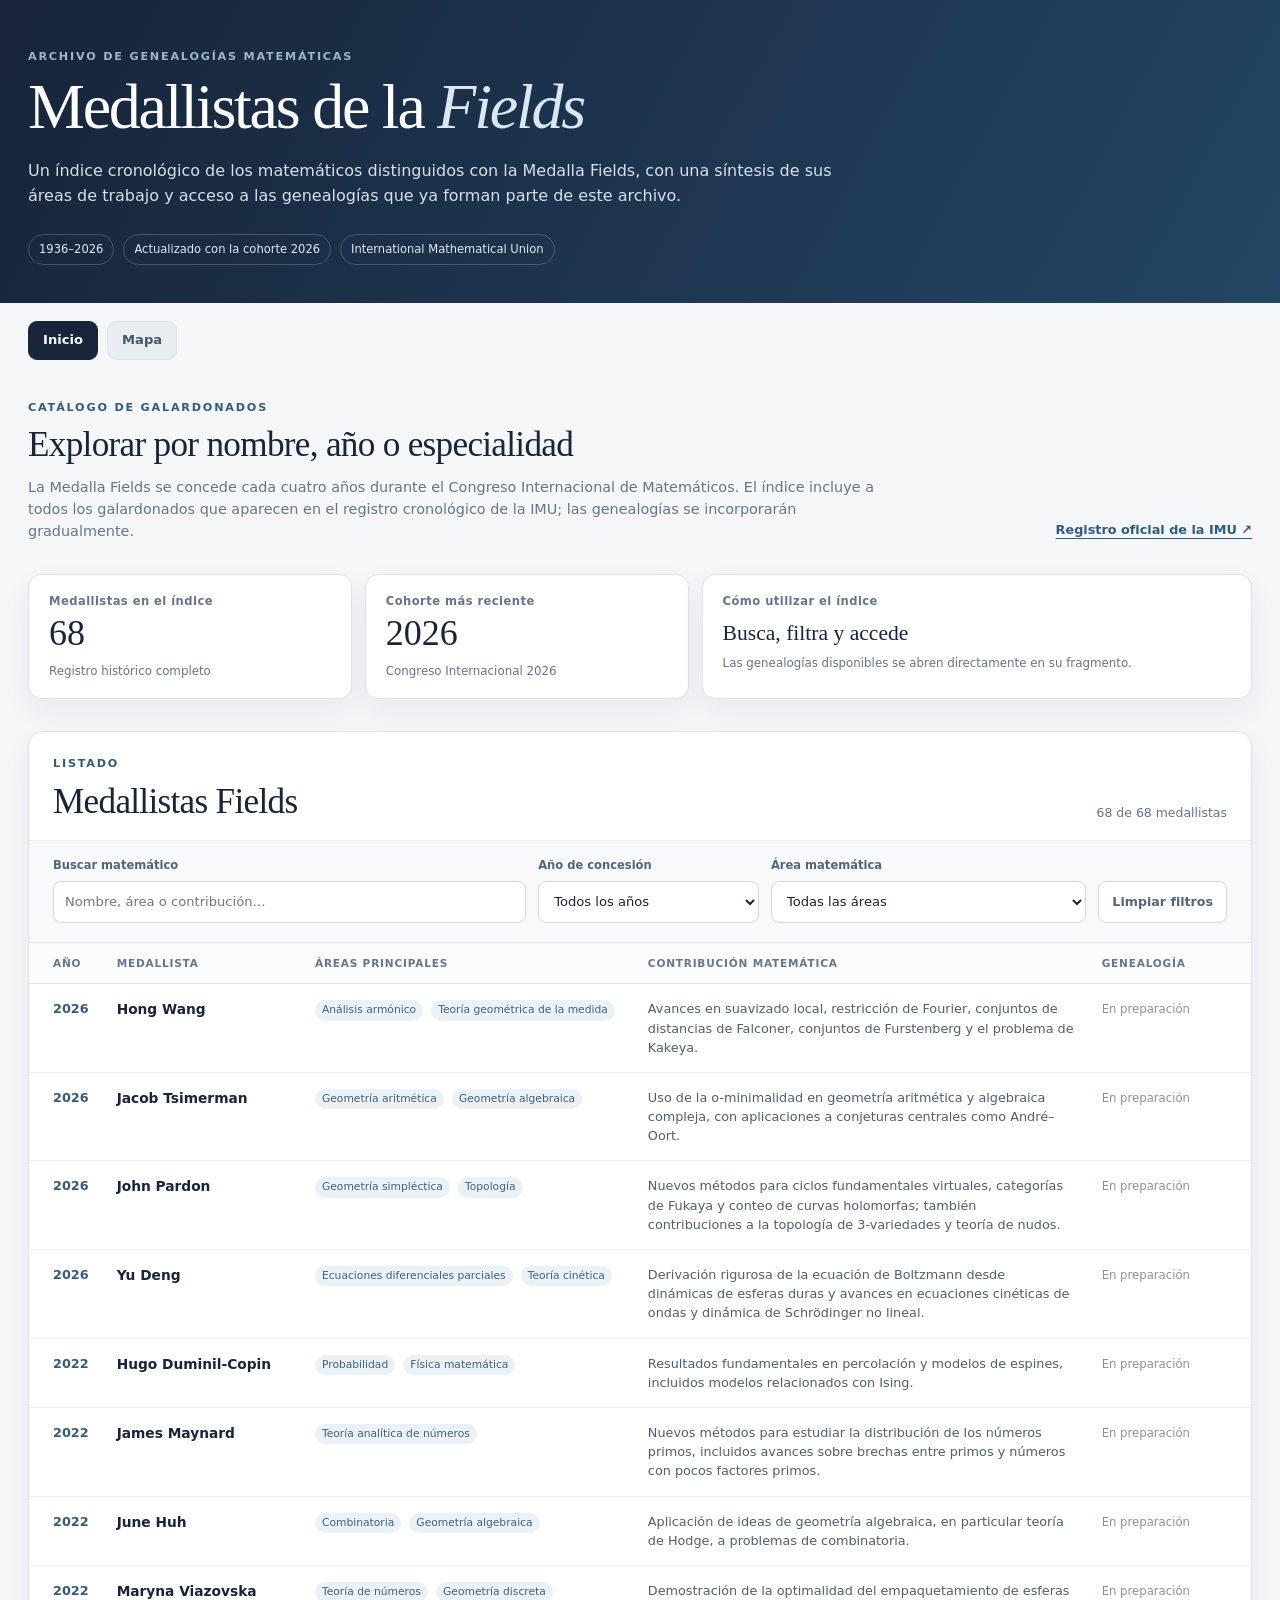
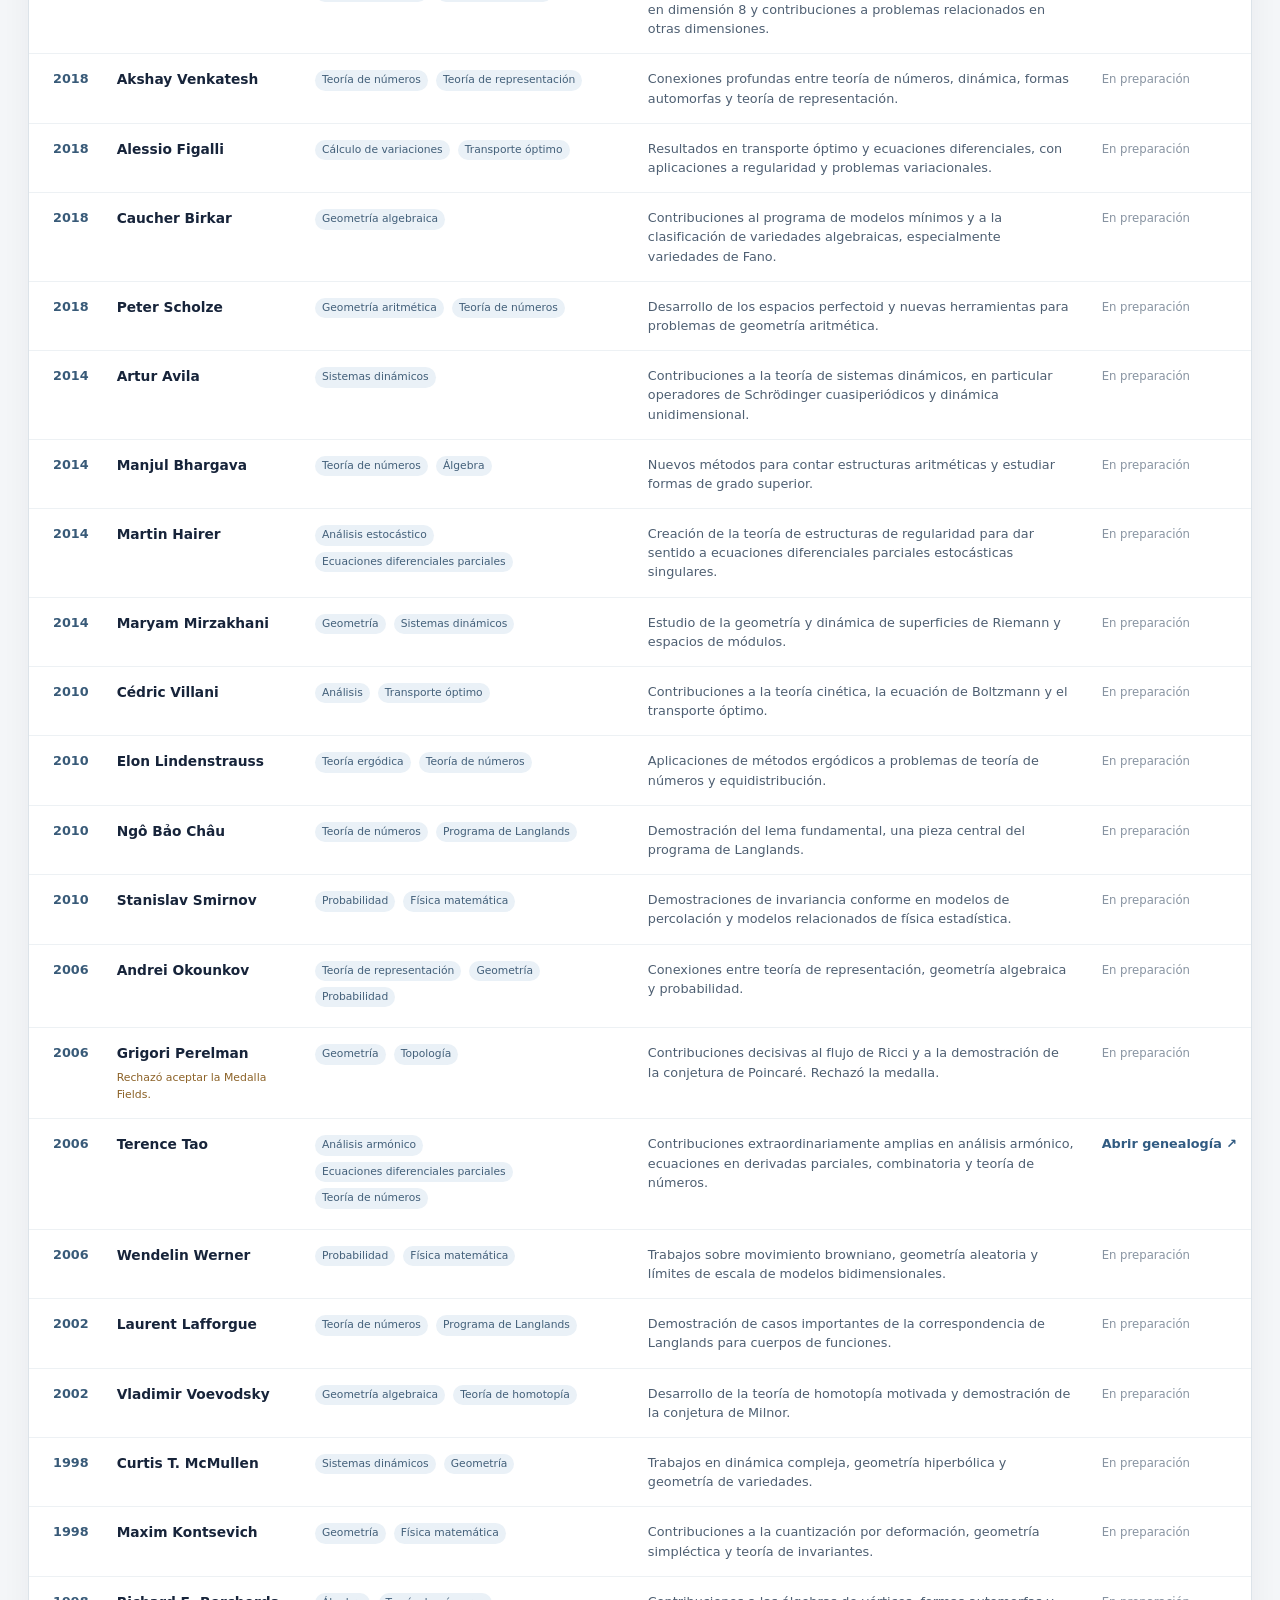
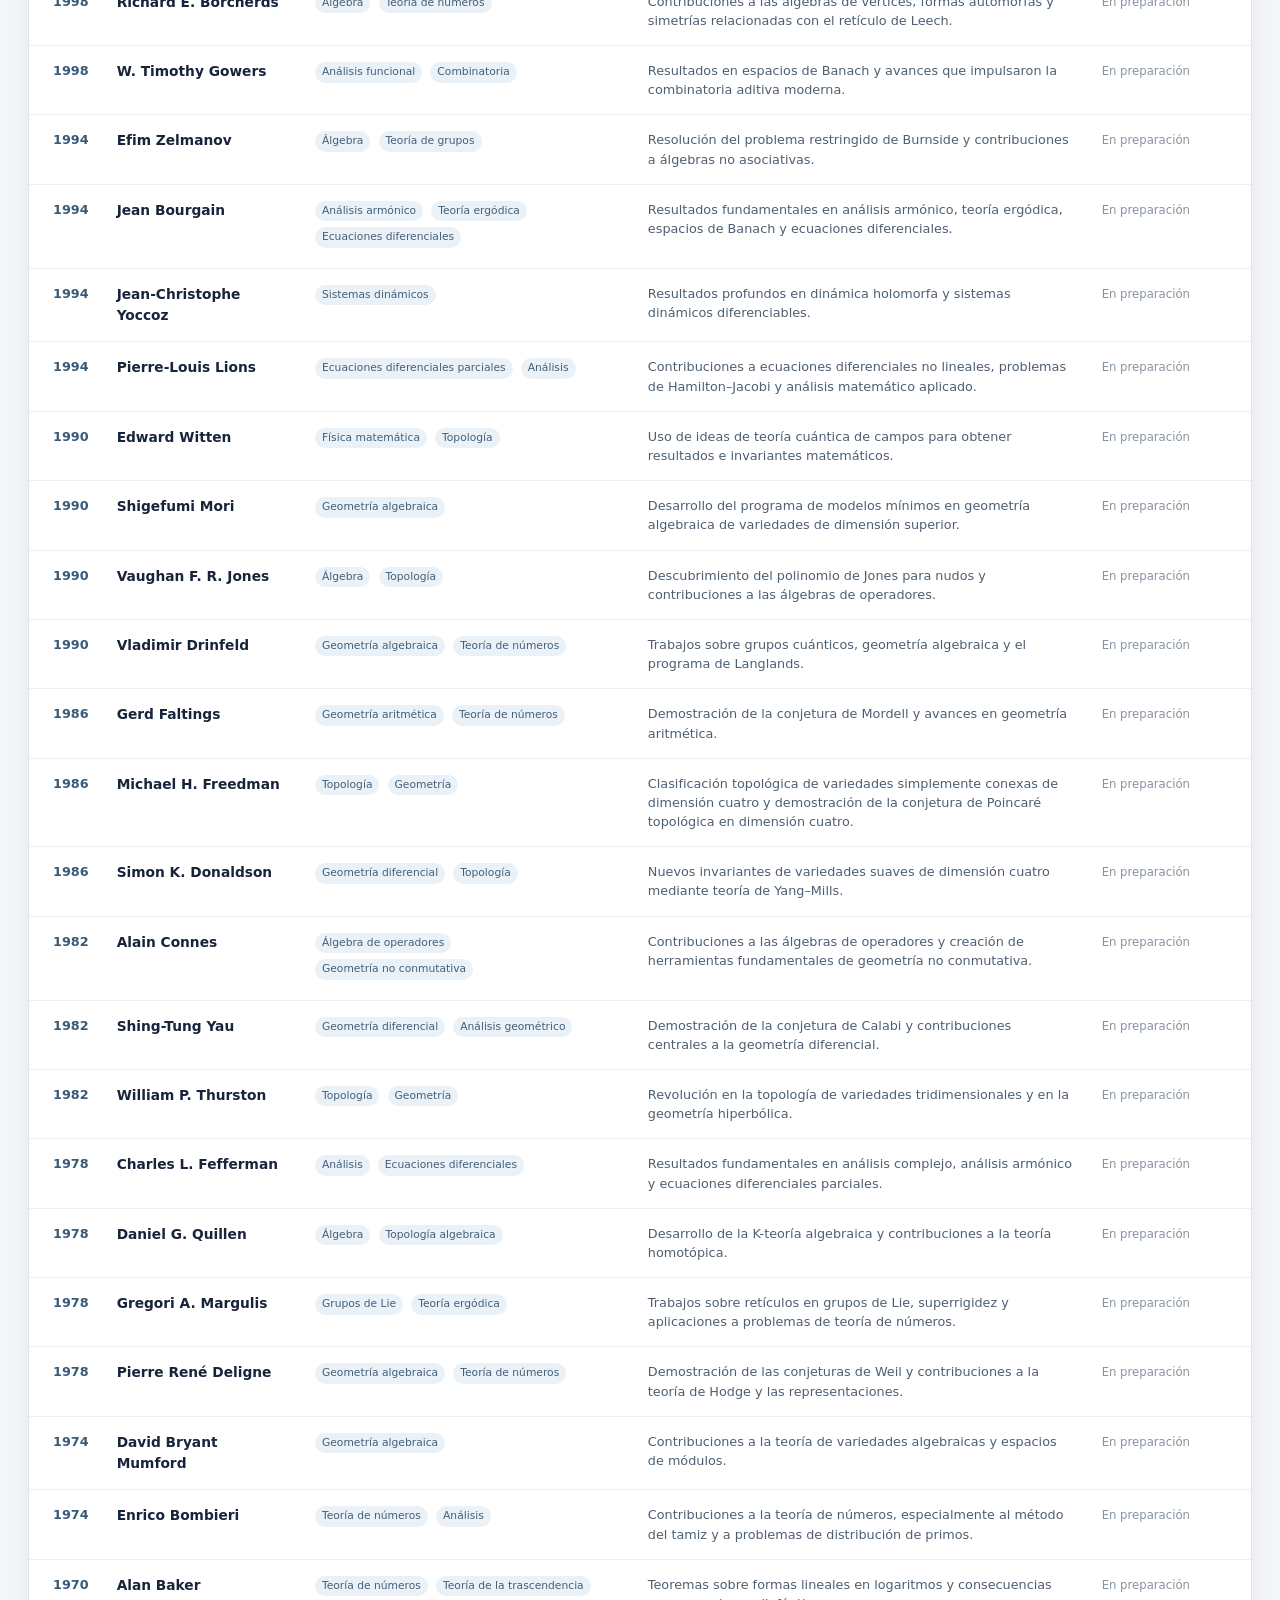
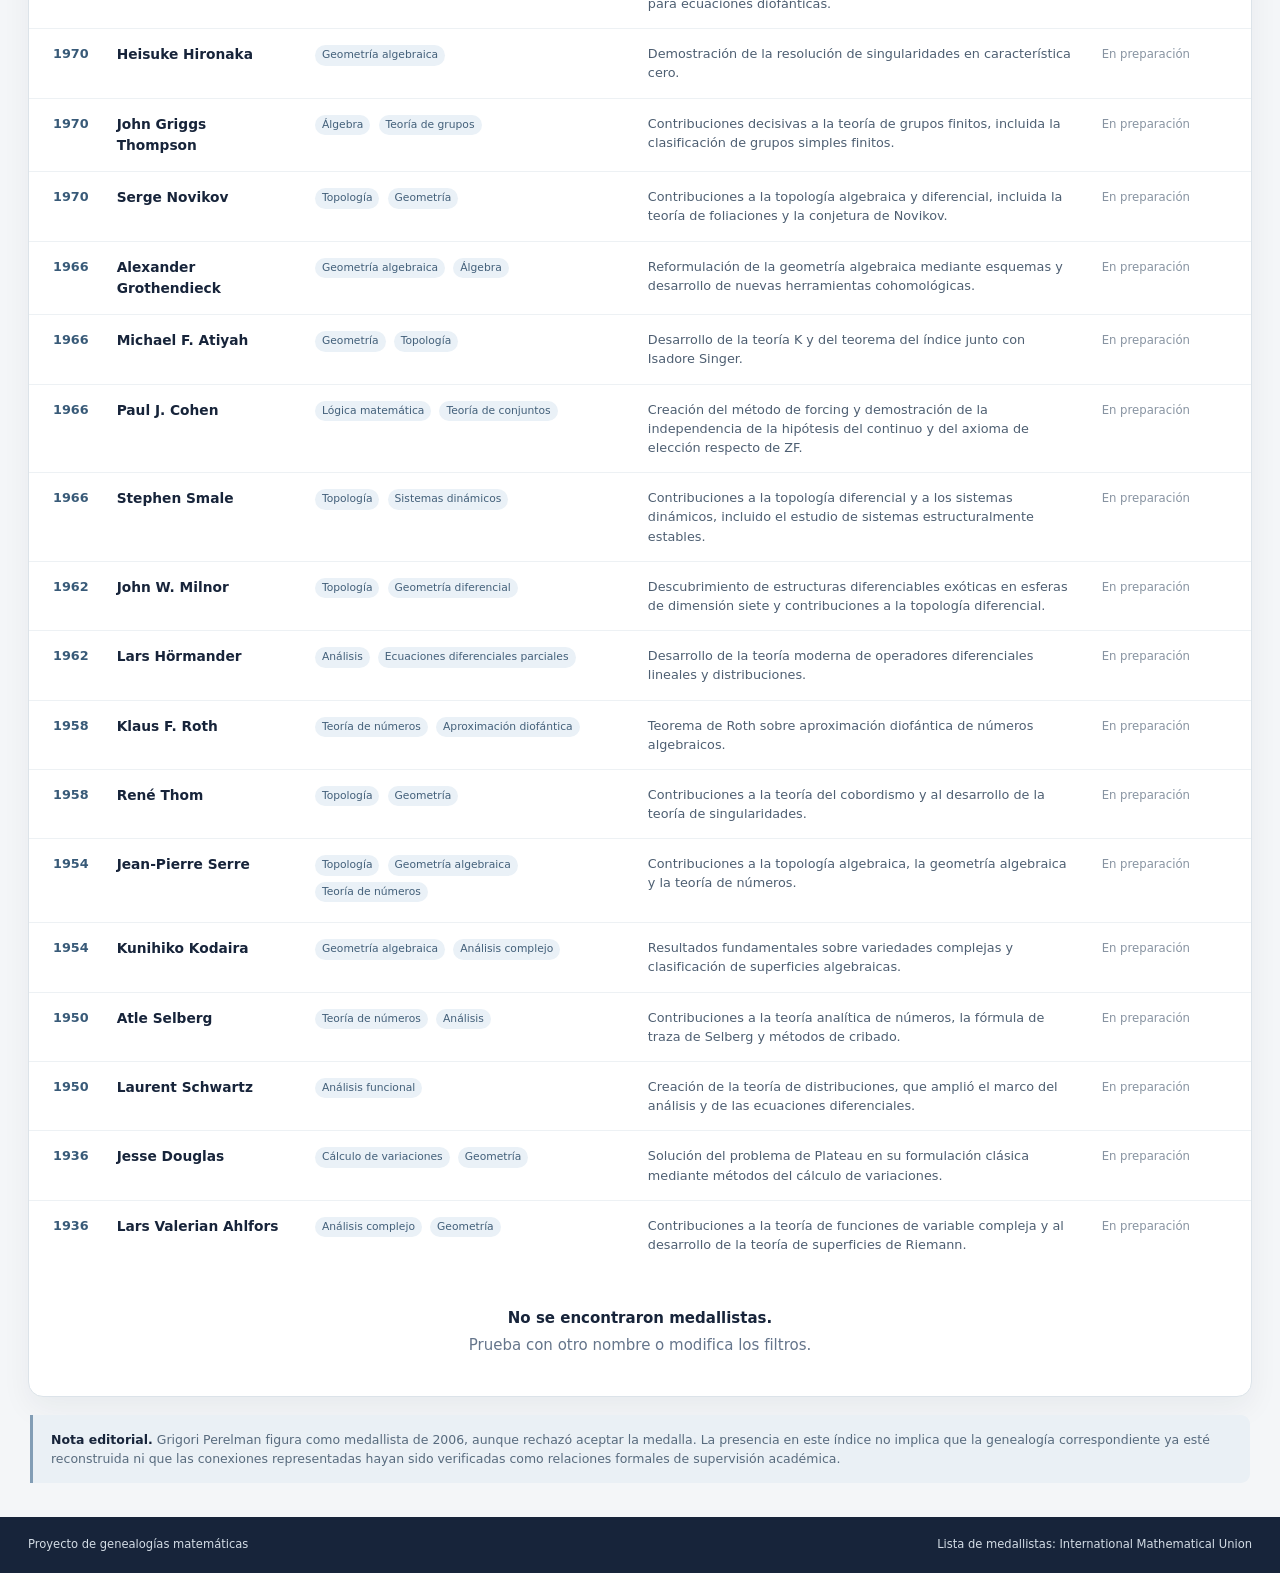
<file: index.html>
<!DOCTYPE html>
<html lang="es">
<head>
    <meta charset="UTF-8">
    <meta name="viewport" content="width=device-width, initial-scale=1.0">
    <meta name="description" content="Índice cronológico de medallistas de la Medalla Fields y acceso a sus genealogías matemáticas.">
    <title>Medallistas Fields · Genealogías Matemáticas</title>
    <link rel="stylesheet" href="fields.css">
</head>
<body>
    <header class="site-header">
        <div class="header-inner">
            <p class="eyebrow">Archivo de genealogías matemáticas</p>
            <h1>Medallistas de la <em>Fields</em></h1>
            <p class="intro">
                Un índice cronológico de los matemáticos distinguidos con la Medalla Fields,
                con una síntesis de sus áreas de trabajo y acceso a las genealogías que ya
                forman parte de este archivo.
            </p>
            <div class="header-meta">
                <span>1936–2026</span>
                <span>Actualizado con la cohorte 2026</span>
                <span>International Mathematical Union</span>
            </div>
        </div>
    </header>

    <main class="page-content">
        <nav class="site-nav" aria-label="Navegación principal">
            <a class="nav-link active" href="index.html" aria-current="page">Inicio</a>
            <a class="nav-link" href="mapa.html">
                Mapa
            </a>
        </nav>

        <section class="intro-section">
            <div>
                <p class="section-kicker">Catálogo de galardonados</p>
                <h2>Explorar por nombre, año o especialidad</h2>
                <p class="section-description">
                    La Medalla Fields se concede cada cuatro años durante el Congreso
                    Internacional de Matemáticos. El índice incluye a todos los galardonados
                    que aparecen en el registro cronológico de la IMU; las genealogías se
                    incorporarán gradualmente.
                </p>
            </div>
            <a class="source-link" href="https://www.mathunion.org/imu-awards/fields-medal" target="_blank" rel="noopener noreferrer">
                Registro oficial de la IMU ↗
            </a>
        </section>

        <section class="stats-grid" aria-label="Resumen del catálogo">
            <article class="stat-card">
                <span class="stat-label">Medallistas en el índice</span>
                <strong class="stat-value" id="totalCount">—</strong>
                <span class="stat-foot">Registro histórico completo</span>
            </article>
            <article class="stat-card">
                <span class="stat-label">Cohorte más reciente</span>
                <strong class="stat-value" id="latestYear">—</strong>
                <span class="stat-foot">Congreso Internacional 2026</span>
            </article>
            <article class="stat-card stat-card-wide">
                <span class="stat-label">Cómo utilizar el índice</span>
                <strong class="stat-feature">Busca, filtra y accede</strong>
                <span class="stat-foot">Las genealogías disponibles se abren directamente en su fragmento.</span>
            </article>
        </section>

        <section class="catalog-section" aria-label="Listado de medallistas Fields">
            <div class="catalog-heading">
                <div>
                    <p class="section-kicker">Listado</p>
                    <h2>Medallistas Fields</h2>
                </div>
                <span id="resultCount" class="result-count" aria-live="polite">—</span>
            </div>

            <div class="filters" role="search">
                <label class="search-control" for="fieldsSearch">
                    <span>Buscar matemático</span>
                    <input id="fieldsSearch" type="search" placeholder="Nombre, área o contribución…" autocomplete="off">
                </label>
                <label class="select-control" for="yearFilter">
                    <span>Año de concesión</span>
                    <select id="yearFilter">
                        <option value="">Todos los años</option>
                    </select>
                </label>
                <label class="select-control area-select" for="areaFilter">
                    <span>Área matemática</span>
                    <select id="areaFilter">
                        <option value="">Todas las áreas</option>
                    </select>
                </label>
                <button id="clearFilters" class="clear-button" type="button">Limpiar filtros</button>
            </div>

            <div class="table-wrap">
                <table class="medal-table">
                    <thead>
                        <tr>
                            <th scope="col">Año</th>
                            <th scope="col">Medallista</th>
                            <th scope="col">Áreas principales</th>
                            <th scope="col">Contribución matemática</th>
                            <th scope="col">Genealogía</th>
                        </tr>
                    </thead>
                    <tbody id="medalistTableBody"></tbody>
                </table>
            </div>
            <div id="emptyState" class="empty-state" hidden>
                <strong>No se encontraron medallistas.</strong>
                <span>Prueba con otro nombre o modifica los filtros.</span>
            </div>
        </section>

        <aside class="editorial-note">
            <strong>Nota editorial.</strong>
            Grigori Perelman figura como medallista de 2006, aunque rechazó aceptar la medalla.
            La presencia en este índice no implica que la genealogía correspondiente ya esté
            reconstruida ni que las conexiones representadas hayan sido verificadas como
            relaciones formales de supervisión académica.
        </aside>
    </main>

    <footer class="site-footer">
        <div class="footer-inner">
            <span>Proyecto de genealogías matemáticas</span>
            <span>Lista de medallistas: International Mathematical Union</span>
        </div>
    </footer>

    <script src="fields.js"></script>
</body>
</html>
</file>
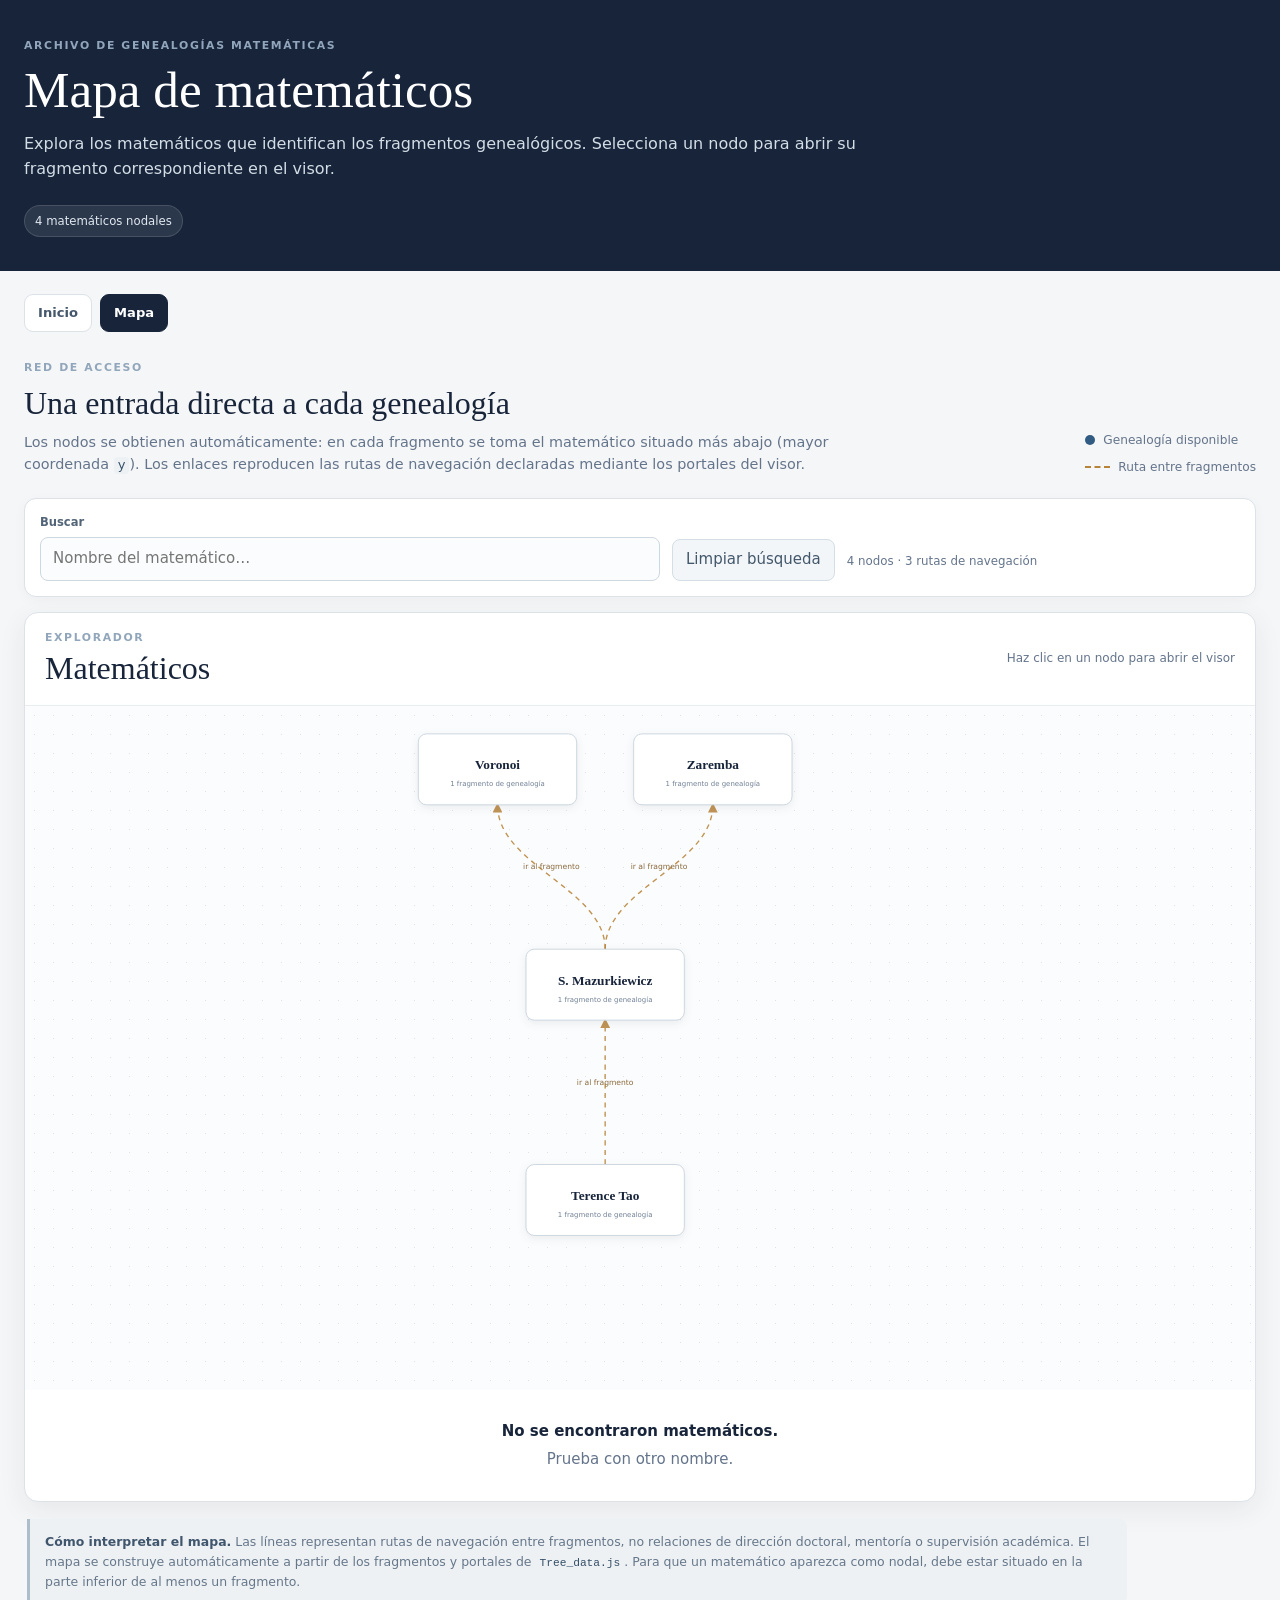
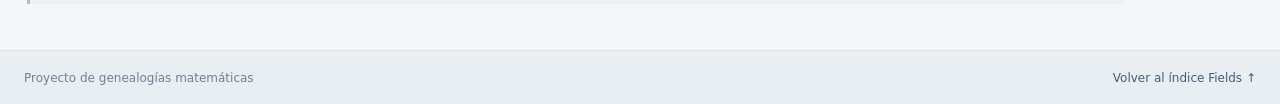
<file: mapa.html>
<!DOCTYPE html>
<html lang="es">
<head>
    <meta charset="UTF-8">
    <meta name="viewport" content="width=device-width, initial-scale=1.0">
    <meta name="description" content="Mapa de acceso a las genealogías de matemáticos nodales.">
    <title>Mapa de matemáticos · Genealogías Matemáticas</title>
    <link rel="stylesheet" href="mapa.css">
</head>
<body>
    <header class="site-header">
        <div class="header-inner">
            <p class="eyebrow">Archivo de genealogías matemáticas</p>
            <h1>Mapa de matemáticos </h1>
            <p class="intro">
                Explora los matemáticos que identifican los fragmentos genealógicos.
                Selecciona un nodo para abrir su fragmento correspondiente en el visor.
            </p>
            <div class="header-meta">
                <span id="nodeCount">— matemáticos nodales</span>
                <!-- <span id="fragmentCount"></span> -->
            </div>
        </div>
    </header>

    <main class="page-content">
        <nav class="site-nav" aria-label="Navegación principal">
            <a class="nav-link" href="index.html">Inicio</a>
            <a class="nav-link active" href="mapa.html" aria-current="page">Mapa</a>
        </nav>

        <section class="intro-section">
            <div>
                <p class="section-kicker">Red de acceso</p>
                <h2>Una entrada directa a cada genealogía</h2>
                <p class="section-description">
                    Los nodos se obtienen automáticamente: en cada fragmento se toma
                    el matemático situado más abajo (mayor coordenada <code>y</code>).
                    Los enlaces reproducen las rutas de navegación declaradas mediante
                    los portales del visor.
                </p>
            </div>
            <div class="map-legend" aria-label="Leyenda">
                <span><i class="legend-dot"></i> Genealogía disponible</span>
                <span><i class="legend-route"></i> Ruta entre fragmentos</span>
            </div>
        </section>

        <section class="map-toolbar" aria-label="Buscar matemático nodal">
            <label class="search-control" for="nodeSearch">
                <span>Buscar <matemático></matemático></span>
                <input
                    id="nodeSearch"
                    type="search"
                    placeholder="Nombre del matemático…"
                    autocomplete="off"
                >
            </label>
            <button id="clearNodeSearch" class="clear-button" type="button">
                Limpiar búsqueda
            </button>
            <span id="mapStatus" class="map-status" aria-live="polite">Preparando mapa…</span>
        </section>

        <section class="map-card" aria-label="Mapa interactivo de genealogías">
            <div class="map-card-heading">
                <div>
                    <p class="section-kicker">Explorador</p>
                    <h2>Matemáticos</h2>
                </div>
                <span class="diagram-hint">Haz clic en un nodo para abrir el visor</span>
            </div>
            <div class="map-viewport" id="mapViewport">
                <svg
                    id="nodalMap"
                    viewBox="0 0 1100 620"
                    role="group"
                    aria-label="Red navegable de matemáticos nodales"
                    xmlns="http://www.w3.org/2000/svg"
                >
                    <defs>
                        <marker
                            id="routeArrow"
                            viewBox="0 0 10 10"
                            refX="8"
                            refY="5"
                            markerWidth="7"
                            markerHeight="7"
                            orient="auto-start-reverse"
                        >
                            <path d="M 0 0 L 10 5 L 0 10 z" class="route-arrowhead"></path>
                        </marker>
                    </defs>
                    <g id="mapEdges"></g>
                    <g id="mapNodes"></g>
                </svg>
            </div>
            <div id="mapEmpty" class="empty-state" hidden>
                <strong>No se encontraron matemáticos.</strong>
                <span>Prueba con otro nombre.</span>
            </div>
        </section>

        <aside class="editorial-note">
            <strong>Cómo interpretar el mapa.</strong>
            Las líneas representan rutas de navegación entre fragmentos, no relaciones
            de dirección doctoral, mentoría o supervisión académica. El mapa se construye
            automáticamente a partir de los fragmentos y portales de <code>Tree_data.js</code>.
            Para que un matemático aparezca como nodal, debe estar situado en la parte
            inferior de al menos un fragmento.
        </aside>
    </main>

    <footer class="site-footer">
        <div class="footer-inner">
            <span>Proyecto de genealogías matemáticas</span>
            <span><a href="index.html">Volver al índice Fields ↑</a></span>
        </div>
    </footer>

    <!-- Tree_data.js define los fragmentos; mapa.js construye el mapa a partir de ellos. -->
    <script src="Tree_data.js"></script>
    <script src="mapa.js"></script>
</body>
</html>
</file>
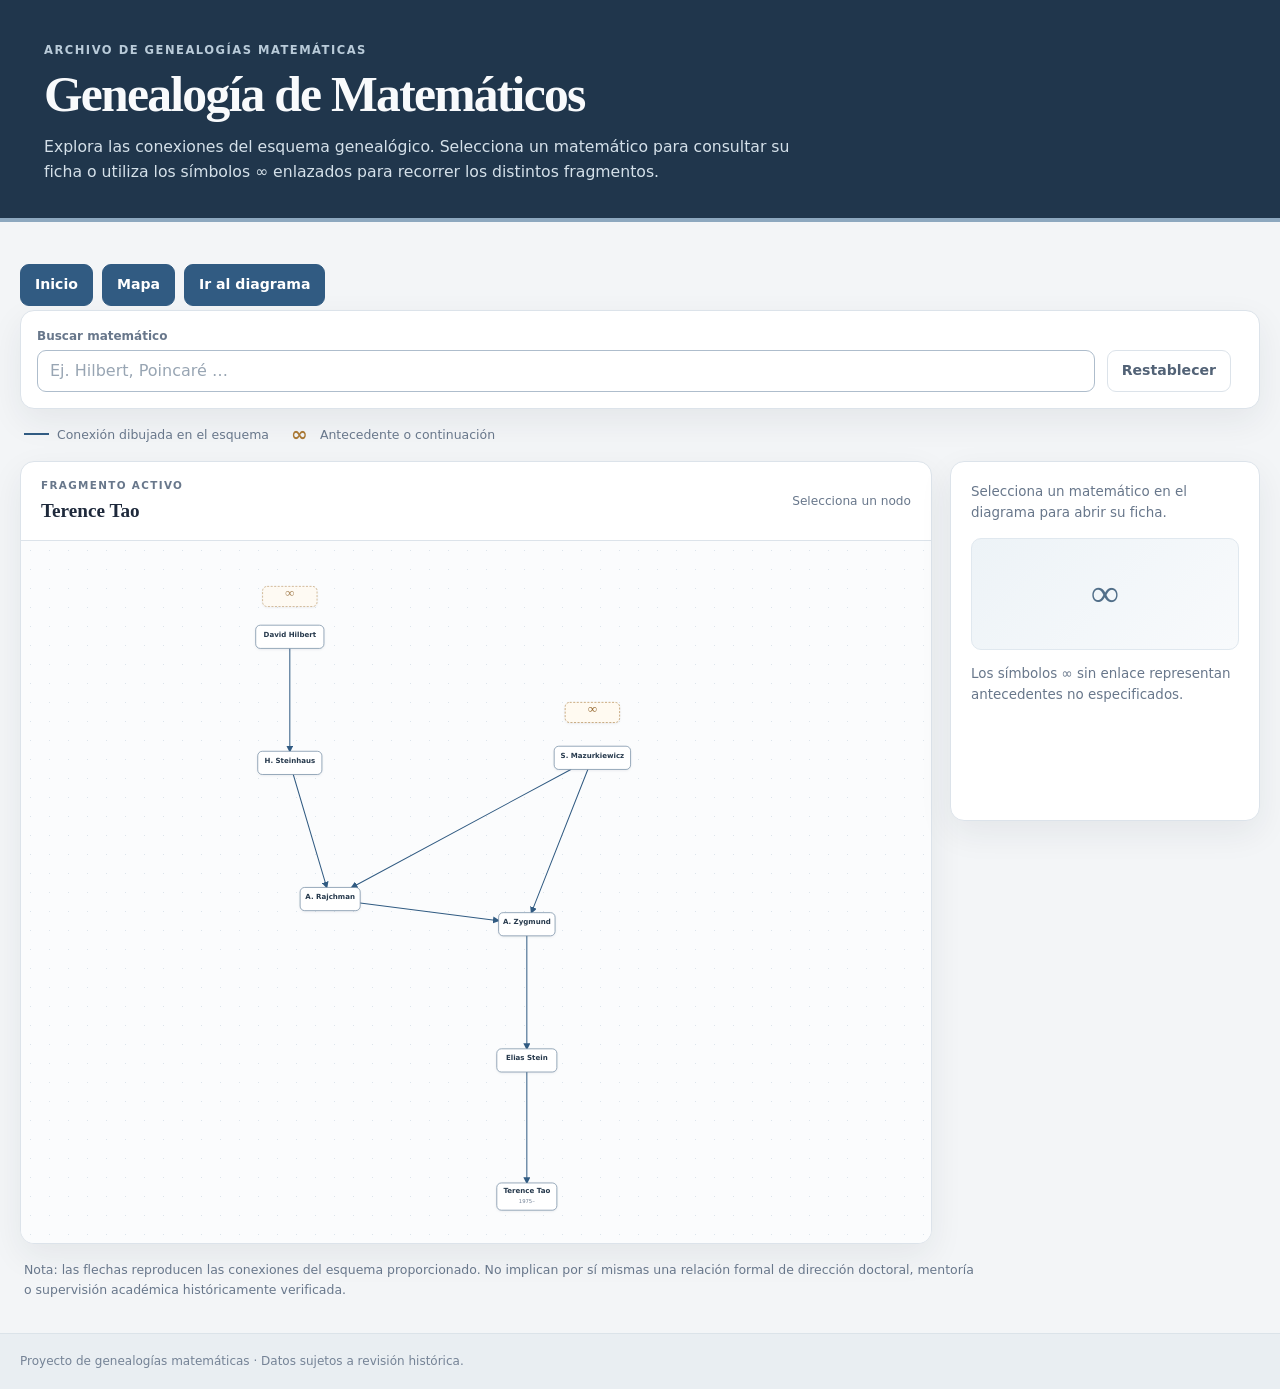
<file: visor.html>
<!DOCTYPE html>
<html lang="es">
<head>
    <meta charset="UTF-8">
    <meta name="viewport" content="width=device-width, initial-scale=1.0">
    <meta name="description" content="Explorador interactivo de genealogías matemáticas.">
    <title>Genealogía matemática</title>
    <link rel="stylesheet" href="styles.css">
</head>
<body>
    <header class="site-header">
        <div class="header-inner">
            <p class="eyebrow">Archivo de genealogías matemáticas</p>
            <h1>Genealogía de Matemáticos</h1>
            <p class="intro">
                Explora las conexiones del esquema genealógico. Selecciona un matemático
                para consultar su ficha o utiliza los símbolos ∞ enlazados para recorrer
                los distintos fragmentos.
            </p>
        </div>
    </header>

    <main class="page-content">
        <section>
            <nav class="site-nav" aria-label="Navegación principal">
                <button id="homeBtn" class="button button-secondary active" type="button">
                    Inicio
                </button>
                <button id="mapBtn" class="button button-secondary active" type="button">
                    Mapa
                </button>
                <button id="treeBtn" class="button button-secondary active" type="button">
                    Ir al diagrama
                </button>
            </nav>
        </section>

        <section class="toolbar" aria-label="Controles del diagrama">
            <label class="search-box" for="search">
                <span class="search-label">Buscar matemático</span>
                <input
                    id="search"
                    type="search"
                    placeholder="Ej. Hilbert, Poincaré …"
                    autocomplete="off"
                >
            </label>

            <button id="resetBtn" class="button button-quiet" type="button">
                Restablecer
            </button>

            <div class="toolbar-main">
                <button id="backBtn" class="button button-secondary" type="button" style="display: none;">
                    ← Fragmento anterior
                </button>
            </div>
        </section>

        <div class="legend" aria-label="Leyenda">
            <span class="legend-item">
                <span class="legend-line" aria-hidden="true"></span>
                Conexión dibujada en el esquema
            </span>
            <span class="legend-item">
                <span class="legend-infinity" aria-hidden="true ">∞</span>
                Antecedente o continuación
            </span>
        </div>

        <section class="workspace" aria-label="Diagrama genealógico y ficha del matemático">
            <section class="diagram-card">
                <div class="diagram-heading">
                    <div>
                        <p class="section-kicker">Fragmento activo</p>
                        <h2 id="viewLabel">Genealogía de Terence Tao</h2>
                    </div>
                    <span class="diagram-hint">Selecciona un nodo</span>
                </div>

                <div class="graph-viewport">
                    <svg
                            id="graph"
                        viewBox="0 0 1120 1500"
                        role="img"
                        aria-label="Diagrama interactivo de ascendencia matemática"
                        xmlns="http://www.w3.org/2000/svg"
                    >
                        <defs>
                            <marker
                                id="arrow"
                                viewBox="0 0 10 10"
                                refX="8"
                                refY="5"
                                markerWidth="7"
                                markerHeight="7"
                                orient="auto-start-reverse"
                            >
                                <path d="M 0 0 L 10 5 L 0 10 z" class="arrowhead"></path>
                            </marker>
                        </defs>
                        <g id="edges"></g>
                        <g id="nodes"></g>
                    </svg>
                </div>
            </section>

            <aside class="panel-card" id="panel" aria-live="polite">
                <div class="hint">
                    Selecciona un matemático en el diagrama para abrir su ficha.
                </div>
                <div class="portrait" aria-hidden="true">∞</div>
                <p class="hint">
                    Los símbolos ∞ sin enlace representan antecedentes no especificados.
                </p>
            </aside>
        </section>

        <p class="editorial-note">
            Nota: las flechas reproducen las conexiones del esquema proporcionado.
            No implican por sí mismas una relación formal de dirección doctoral,
            mentoría o supervisión académica históricamente verificada.
        </p>
    </main>

    <footer class="site-footer">
        <p>Proyecto de genealogías matemáticas · Datos sujetos a revisión histórica.</p>
    </footer>

    <!-- Carga primero los datos y después la lógica de la aplicación. -->
    <script src="Tree_data.js"></script>
    <script src="app.js"></script>
</body>
</html>
</file>
<file: fields.css>
:root {
    --ink: #17243a;
    --muted: #65758b;
    --paper: #f4f6f8;
    --surface: #ffffff;
    --line: #dce3e9;
    --accent: #315b82;
    --accent-soft: #eaf1f7;
    --gold: #a97832;
    --shadow: 0 12px 30px rgba(23, 36, 58, 0.055);
}

* { box-sizing: border-box; }

html { scroll-behavior: smooth; }

body {
    margin: 0;
    color: var(--ink);
    background: var(--paper);
    font: 15px/1.55 system-ui, -apple-system, BlinkMacSystemFont, "Segoe UI", sans-serif;
}

a { color: inherit; }

.site-header {
    color: #fff;
    background: linear-gradient(118deg, #17243a 0%, #244563 100%);
    padding: 48px 0 38px;
}

.header-inner,
.page-content,
.footer-inner {
    width: min(1440px, calc(100% - 56px));
    margin: 0 auto;
}

.eyebrow,
.section-kicker {
    margin: 0 0 9px;
    color: #9db6ca;
    font-size: 0.7rem;
    font-weight: 750;
    letter-spacing: 0.16em;
    text-transform: uppercase;
}

.site-header h1 {
    max-width: 850px;
    margin: 0;
    font: 500 clamp(2.2rem, 5vw, 4rem)/1.04 Georgia, "Times New Roman", serif;
    letter-spacing: -0.035em;
}

.site-header h1 em { color: #d9e7f2; font-weight: 400; }

.intro {
    max-width: 820px;
    margin: 18px 0 0;
    color: #d6e0e9;
    font-size: 1rem;
}

.header-meta {
    display: flex;
    flex-wrap: wrap;
    gap: 9px;
    margin-top: 25px;
}

.header-meta span {
    padding: 6px 10px;
    color: #e0e9f0;
    border: 1px solid rgba(255,255,255,0.2);
    border-radius: 999px;
    font-size: 0.72rem;
}

.site-nav {
    display: flex;
    flex-wrap: wrap;
    gap: 9px;
    padding: 18px 0 4px;
}

.nav-link {
    display: inline-flex;
    align-items: center;
    min-height: 38px;
    padding: 8px 14px;
    color: #42566b;
    background: #e8edf2;
    border: 1px solid #e0e6eb;
    border-radius: 9px;
    font-size: 0.82rem;
    font-weight: 650;
    text-decoration: none;
}

.nav-link.active {
    color: #fff;
    background: var(--ink);
    border-color: var(--ink);
}

.nav-link.disabled {
    color: #8290a0;
    background: #edf0f3;
    cursor: default;
}

.intro-section {
    display: flex;
    align-items: end;
    justify-content: space-between;
    gap: 28px;
    padding: 35px 0 21px;
}

.intro-section .section-kicker,
.catalog-heading .section-kicker { color: var(--accent); }

.intro-section h2,
.catalog-heading h2 {
    margin: 0;
    font: 500 clamp(1.55rem, 3vw, 2.2rem)/1.15 Georgia, "Times New Roman", serif;
    letter-spacing: -0.02em;
}

.section-description {
    max-width: 860px;
    margin: 10px 0 0;
    color: var(--muted);
    font-size: 0.9rem;
}

.source-link {
    flex: 0 0 auto;
    margin-bottom: 3px;
    color: var(--accent);
    font-size: 0.8rem;
    font-weight: 700;
    text-decoration-thickness: 1px;
    text-underline-offset: 4px;
}

.stats-grid {
    display: grid;
    grid-template-columns: 1fr 1fr 1.7fr;
    gap: 13px;
    margin: 10px 0 32px;
}

.stat-card {
    min-height: 125px;
    padding: 18px 20px;
    background: var(--surface);
    border: 1px solid var(--line);
    border-radius: 13px;
    box-shadow: var(--shadow);
}

.stat-label,
.stat-foot { display: block; color: var(--muted); }
.stat-label { font-size: 0.72rem; font-weight: 700; letter-spacing: 0.04em; }
.stat-value { display: block; margin-top: 4px; font: 500 2.25rem/1.1 Georgia, "Times New Roman", serif; }
.stat-foot { margin-top: 8px; font-size: 0.74rem; }
.stat-feature { display: block; margin-top: 11px; font: 500 1.35rem/1.15 Georgia, "Times New Roman", serif; }

.catalog-section {
    overflow: hidden;
    background: var(--surface);
    border: 1px solid var(--line);
    border-radius: 15px;
    box-shadow: var(--shadow);
}

.catalog-heading {
    display: flex;
    align-items: end;
    justify-content: space-between;
    gap: 20px;
    padding: 23px 24px 18px;
}

.result-count { color: var(--muted); font-size: 0.78rem; white-space: nowrap; }

.filters {
    display: grid;
    grid-template-columns: minmax(240px, 1.5fr) minmax(145px, 0.7fr) minmax(190px, 1fr) auto;
    align-items: end;
    gap: 12px;
    padding: 16px 24px 19px;
    background: #f7f9fb;
    border-top: 1px solid #edf1f4;
    border-bottom: 1px solid var(--line);
}

.search-control,
.select-control { display: grid; gap: 6px; min-width: 0; }
.search-control span,
.select-control span { color: #52667b; font-size: 0.72rem; font-weight: 700; }

.search-control input,
.select-control select {
    width: 100%;
    min-height: 42px;
    padding: 9px 11px;
    color: var(--ink);
    background: #fff;
    border: 1px solid #cfd8e0;
    border-radius: 8px;
    font: inherit;
    font-size: 0.82rem;
}

.search-control input:focus,
.select-control select:focus,
.clear-button:focus-visible,
.genealogy-link:focus-visible,
.nav-link:focus-visible {
    outline: 3px solid rgba(49, 91, 130, 0.22);
    outline-offset: 2px;
}

.clear-button {
    min-height: 42px;
    padding: 9px 13px;
    color: #53677b;
    background: #fff;
    border: 1px solid #cfd8e0;
    border-radius: 8px;
    font: inherit;
    font-size: 0.79rem;
    font-weight: 700;
    cursor: pointer;
}

.clear-button:hover { background: #edf2f6; }

.table-wrap { width: 100%; overflow-x: auto; }
.medal-table {
    width: 100%;
    border-collapse: collapse;
    text-align: left;
}

.medal-table th {
    padding: 12px 14px;
    color: #66778a;
    background: #fbfcfd;
    border-bottom: 1px solid var(--line);
    font-size: 0.66rem;
    font-weight: 800;
    letter-spacing: 0.075em;
    text-transform: uppercase;
    white-space: nowrap;
}

.medal-table th:first-child,
.medal-table td:first-child { padding-left: 24px; }
.medal-table td {
    padding: 15px 14px;
    vertical-align: top;
    border-bottom: 1px solid #edf1f4;
    font-size: 0.8rem;
}

.medal-table tbody tr:last-child td { border-bottom: 0; }
.medal-table tbody tr:hover { background: #fbfcfe; }
.year-cell { width: 72px; color: #385a78; font-weight: 800; font-variant-numeric: tabular-nums; }
.name-cell { min-width: 180px; }
.name-cell strong { display: block; font-size: 0.86rem; font-weight: 750; }
.person-note { display: inline-block; margin-top: 5px; color: #8b6126; font-size: 0.68rem; }
.areas-cell { min-width: 190px; }
.area-tag {
    display: inline-block;
    margin: 0 4px 5px 0;
    padding: 3px 7px;
    color: #425f79;
    background: var(--accent-soft);
    border-radius: 999px;
    font-size: 0.67rem;
    line-height: 1.35;
}
.summary-cell { min-width: 330px; max-width: 570px; color: #4e5f72; line-height: 1.5; }
.genealogy-cell { min-width: 150px; white-space: nowrap; }
.genealogy-link { color: var(--accent); font-weight: 750; text-decoration: none; }
.genealogy-link:hover { text-decoration: underline; text-underline-offset: 3px; }
.genealogy-pending { color: #8793a1; font-size: 0.73rem; }

.empty-state {
    display: grid;
    gap: 4px;
    padding: 38px 20px;
    color: var(--muted);
    text-align: center;
}
.empty-state strong { color: var(--ink); }

.editorial-note {
    margin: 18px 2px 34px;
    padding: 15px 18px;
    color: #586b7e;
    background: #eaf0f5;
    border-left: 3px solid #829db5;
    border-radius: 0 9px 9px 0;
    font-size: 0.78rem;
}

.editorial-note strong { color: var(--ink); }

.site-footer {
    padding: 19px 0;
    color: #d3dce5;
    background: #17243a;
    font-size: 0.72rem;
}

.footer-inner { display: flex; justify-content: space-between; gap: 12px; }

@media (max-width: 950px) {
    .filters { grid-template-columns: 1fr 1fr; }
    .search-control { grid-column: 1 / -1; }
    .clear-button { width: 100%; }
    .stats-grid { grid-template-columns: 1fr 1fr; }
    .stat-card-wide { grid-column: 1 / -1; }
}

@media (max-width: 650px) {
    .header-inner,
    .page-content,
    .footer-inner { width: min(100% - 30px, 1440px); }
    .site-header { padding: 34px 0 29px; }
    .intro-section { align-items: flex-start; flex-direction: column; gap: 12px; padding-top: 28px; }
    .stats-grid { grid-template-columns: 1fr 1fr; gap: 9px; }
    .stat-card { min-height: 112px; padding: 14px; }
    .stat-card-wide { grid-column: 1 / -1; }
    .catalog-heading { align-items: flex-start; flex-direction: column; padding: 20px 17px 14px; gap: 7px; }
    .filters { grid-template-columns: 1fr; padding: 14px 17px; }
    .search-control { grid-column: auto; }
    .medal-table th,
    .medal-table td { padding-right: 12px; padding-left: 12px; }
    .medal-table th:first-child,
    .medal-table td:first-child { padding-left: 17px; }
    .footer-inner { flex-direction: column; }
}

@media (prefers-reduced-motion: reduce) {
    html { scroll-behavior: auto; }
}
</file>
<file: mapa.css>
:root {
    --ink: #17243a;
    --muted: #64748b;
    --paper: #f5f6f7;
    --surface: #ffffff;
    --line: #dce2e8;
    --accent: #315b82;
    --accent-soft: #eaf1f7;
    --gold: #b78338;
    --shadow: 0 8px 28px rgba(23, 36, 58, 0.07);
}

* {
    box-sizing: border-box;
}

html {
    scroll-behavior: smooth;
}

body {
    margin: 0;
    color: var(--ink);
    background: var(--paper);
    font: 15px/1.55 system-ui, -apple-system, BlinkMacSystemFont, "Segoe UI", sans-serif;
}

button,
input {
    font: inherit;
}

.site-header {
    padding: 38px 0 34px;
    color: #ffffff;
    background: #17243a;
}

.header-inner,
.page-content,
.footer-inner {
    width: min(100% - 48px, 1440px);
    margin: 0 auto;
}

.eyebrow,
.section-kicker {
    margin: 0 0 7px;
    color: #91a6bb;
    font-size: 0.68rem;
    font-weight: 750;
    letter-spacing: 0.15em;
    text-transform: uppercase;
}

.site-header h1 {
    margin: 0;
    font: 500 clamp(2rem, 4vw, 3.4rem)/1.08 Georgia, "Times New Roman", serif;
}

.site-header h1 em {
    color: #c9d9e7;
    font-weight: 400;
}

.intro {
    max-width: 850px;
    margin: 15px 0 0;
    color: #d3dde6;
    font-size: 1rem;
}

.header-meta {
    display: flex;
    flex-wrap: wrap;
    gap: 10px;
    margin-top: 23px;
}

.header-meta span {
    padding: 6px 10px;
    color: #e0e8ef;
    background: rgba(255, 255, 255, 0.09);
    border: 1px solid rgba(255, 255, 255, 0.13);
    border-radius: 999px;
    font-size: 0.73rem;
}

.page-content {
    padding: 23px 0 46px;
}

.site-nav {
    display: flex;
    flex-wrap: wrap;
    gap: 8px;
    margin-bottom: 28px;
}

.nav-link {
    display: inline-flex;
    align-items: center;
    min-height: 38px;
    padding: 7px 13px;
    color: #45586b;
    background: #ffffff;
    border: 1px solid var(--line);
    border-radius: 9px;
    font-size: 0.82rem;
    font-weight: 650;
    text-decoration: none;
}

.nav-link:hover,
.nav-link.active {
    color: #ffffff;
    background: var(--ink);
    border-color: var(--ink);
}

.intro-section {
    display: flex;
    align-items: end;
    justify-content: space-between;
    gap: 26px;
    margin-bottom: 22px;
}

.intro-section h2,
.map-card-heading h2 {
    margin: 0;
    font: 500 clamp(1.45rem, 2.5vw, 2rem)/1.2 Georgia, "Times New Roman", serif;
}

.section-description {
    max-width: 850px;
    margin: 9px 0 0;
    color: var(--muted);
    font-size: 0.9rem;
}

code {
    padding: 1px 4px;
    color: #344e67;
    background: #edf1f4;
    border-radius: 4px;
    font-size: 0.9em;
}

.map-legend {
    display: grid;
    flex: 0 0 auto;
    gap: 8px;
    color: var(--muted);
    font-size: 0.76rem;
}

.map-legend span {
    display: flex;
    align-items: center;
    gap: 8px;
}

.legend-dot {
    width: 10px;
    height: 10px;
    background: var(--accent);
    border-radius: 50%;
}

.legend-route {
    width: 25px;
    height: 0;
    border-top: 2px dashed var(--gold);
}

.map-toolbar {
    display: flex;
    align-items: end;
    gap: 12px;
    margin-bottom: 15px;
    padding: 15px;
    background: #ffffff;
    border: 1px solid var(--line);
    border-radius: 12px;
    box-shadow: 0 3px 13px rgba(23, 36, 58, 0.035);
}

.search-control {
    display: grid;
    flex: 1 1 360px;
    gap: 5px;
    max-width: 620px;
}

.search-control span {
    color: #526477;
    font-size: 0.72rem;
    font-weight: 700;
}

.search-control input {
    width: 100%;
    min-height: 42px;
    padding: 9px 12px;
    color: var(--ink);
    background: #fbfcfd;
    border: 1px solid #cfd8e0;
    border-radius: 8px;
    outline: none;
}

.search-control input:focus {
    border-color: var(--accent);
    box-shadow: 0 0 0 3px rgba(49, 91, 130, 0.12);
}

.clear-button {
    min-height: 42px;
    padding: 8px 13px;
    color: #43576b;
    background: #f3f6f8;
    border: 1px solid #d5dee6;
    border-radius: 8px;
    cursor: pointer;
}

.clear-button:hover {
    background: #e8eef3;
}

.map-status {
    padding-bottom: 10px;
    color: var(--muted);
    font-size: 0.74rem;
    white-space: nowrap;
}

.map-card {
    overflow: hidden;
    background: var(--surface);
    border: 1px solid var(--line);
    border-radius: 14px;
    box-shadow: var(--shadow);
}

.map-card-heading {
    display: flex;
    align-items: center;
    justify-content: space-between;
    gap: 16px;
    padding: 17px 20px;
    border-bottom: 1px solid #e8edf1;
}

.map-card-heading .section-kicker {
    margin-bottom: 3px;
}

.diagram-hint {
    color: var(--muted);
    font-size: 0.75rem;
}

.map-viewport {
    width: 100%;
    max-height: 76vh;
    min-height: 500px;
    overflow: auto;
    overscroll-behavior: contain;
    background-color: #fbfcfd;
    background-image: radial-gradient(#dce4eb 0.8px, transparent 0.8px);
    background-size: 19px 19px;
}

#nodalMap {
    display: block;
    width: 100%;
    min-width: 900px;
    height: auto;
    margin-left: auto;
    margin-right: auto;
}

.map-edge {
    fill: none;
    stroke: var(--gold);
    stroke-width: 2.2;
    stroke-dasharray: 8 7;
    marker-end: url(#routeArrow);
    opacity: 0.85;
}

.route-arrowhead {
    fill: var(--gold);
}

.map-edge-label {
    fill: #8a6a3d;
    font-size: 12px;
    text-anchor: middle;
}

.map-node {
    cursor: pointer;
    outline: none;
    transition: opacity 0.18s ease;
}

.map-node rect {
    fill: #ffffff;
    stroke: #cbd5df;
    stroke-width: 1.5;
    rx: 13;
    filter: drop-shadow(0 4px 7px rgba(23, 36, 58, 0.08));
    transition: stroke 0.18s ease, fill 0.18s ease;
}

.map-node:hover rect,
.map-node:focus rect {
    fill: #f4f8fb;
    stroke: var(--accent);
    stroke-width: 2.5;
}

.map-node .node-kicker {
    fill: #7a8da0;
    font-size: 10px;
    font-weight: 750;
    letter-spacing: 1.5px;
    text-anchor: middle;
}

.map-node .node-name {
    fill: var(--ink);
    font: 600 21px Georgia, "Times New Roman", serif;
    text-anchor: middle;
}

.map-node .node-detail {
    fill: #718196;
    font-size: 11px;
    text-anchor: middle;
}

.map-node.is-dim {
    opacity: 0.18;
}

.map-node.is-match rect {
    fill: #fff9ed;
    stroke: var(--gold);
    stroke-width: 3;
}

.empty-state {
    display: grid;
    gap: 5px;
    padding: 30px;
    color: var(--muted);
    text-align: center;
}

.empty-state strong {
    color: var(--ink);
}

.editorial-note {
    max-width: 1100px;
    margin: 17px 3px 0;
    padding: 13px 15px;
    color: #66778a;
    background: #edf1f4;
    border-left: 3px solid #aebdca;
    border-radius: 0 8px 8px 0;
    font-size: 0.78rem;
}

.editorial-note strong {
    color: #40566d;
}

.site-footer {
    padding: 18px 0;
    color: #708093;
    background: #e9eef2;
    border-top: 1px solid #dbe3e9;
    font-size: 0.75rem;
}

.footer-inner {
    display: flex;
    justify-content: space-between;
    gap: 14px;
}

.footer-inner a {
    color: #405e7b;
    text-decoration: none;
}

.footer-inner a:hover {
    text-decoration: underline;
}

@media (max-width: 850px) {
    .intro-section {
        align-items: flex-start;
        flex-direction: column;
    }

    .map-legend {
        display: flex;
        flex-wrap: wrap;
        gap: 15px;
    }
}

@media (max-width: 650px) {
    .header-inner,
    .page-content,
    .footer-inner {
        width: min(100% - 28px, 1440px);
    }

    .site-header {
        padding: 30px 0 27px;
    }

    .map-toolbar {
        align-items: stretch;
        flex-direction: column;
    }

    .search-control {
        flex-basis: auto;
    }

    .map-status {
        padding: 0;
    }

    .map-card-heading {
        align-items: flex-start;
        flex-direction: column;
    }

    .map-viewport {
        max-height: 70vh;
        min-height: 430px;
    }

    .footer-inner {
        flex-direction: column;
    }
}

@media (prefers-reduced-motion: reduce) {
    html {
        scroll-behavior: auto;
    }

    *,
    *::before,
    *::after {
        transition-duration: 0.01ms !important;
    }
}
</file>
<file: styles.css>
:root {
    color-scheme: light;
    --page: #f3f5f7;
    --surface: #ffffff;
    --surface-soft: #f8fafc;
    --ink: #1e293b;
    --muted: #68778b;
    --line: #dce3ea;
    --line-strong: #aebdcc;
    --accent: #315b82;
    --accent-soft: #eaf1f7;
    --accent-gold: #a97835;
    --shadow: 0 12px 34px rgba(24, 39, 56, 0.07);
    font-family: Inter, ui-sans-serif, system-ui, -apple-system, BlinkMacSystemFont,
        "Segoe UI", sans-serif;
}

* {
    box-sizing: border-box;
}

html {
    min-width: 320px;
    scroll-behavior: smooth;
}

body {
    margin: 0;
    background: var(--page);
    color: var(--ink);
    line-height: 1.55;
}

button,
input {
    font: inherit;
}

.site-header {
    padding: 42px 24px 34px;
    color: #f8fafc;
    background: #20364c;
    border-bottom: 4px solid #8da8bf;
}

.header-inner,
.page-content,
.site-footer p {
    width: min(1500px, calc(100% - 40px));
    margin-right: auto;
    margin-left: auto;
}

.eyebrow,
.section-kicker {
    margin: 0 0 7px;
    font-size: 0.72rem;
    font-weight: 750;
    letter-spacing: 0.13em;
    text-transform: uppercase;
}

.eyebrow {
    color: #b9cbd9;
}

.site-header h1 {
    margin: 0;
    font-family: Georgia, "Times New Roman", serif;
    font-size: clamp(2rem, 4vw, 3.1rem);
    font-weight: 600;
    letter-spacing: -0.035em;
    line-height: 1.12;
}

.intro {
    max-width: 760px;
    margin: 13px 0 0;
    color: #d4e0e9;
    font-size: 0.98rem;
}

.page-content {
    padding-top: 24px;
    padding-bottom: 34px;
}

.site-nav {
    display: flex;
    flex-wrap: wrap;
    gap: 9px;
    padding: 18px 0 4px;
}

.toolbar {
    display: flex;
    align-items: end;
    flex-wrap: wrap;
    gap: 12px;
    padding: 16px;
    background: var(--surface);
    border: 1px solid var(--line);
    border-radius: 14px;
    box-shadow: var(--shadow);
}

.toolbar-main {
    display: flex;
    flex-wrap: wrap;
    gap: 8px;
}

.button {
    min-height: 42px;
    padding: 9px 14px;
    border: 1px solid transparent;
    border-radius: 9px;
    cursor: pointer;
    font-size: 0.88rem;
    font-weight: 650;
    transition: background-color 140ms ease, border-color 140ms ease,
        color 140ms ease, transform 140ms ease;
}

.button:focus-visible,
.search-box input:focus-visible,
.node.infinity:focus-visible {
    outline: 3px solid rgba(49, 91, 130, 0.28);
    outline-offset: 2px;
}

.button:active {
    transform: translateY(1px);
}

.button-secondary {
    color: #294b69;
    background: var(--accent-soft);
    border-color: #d2e0eb;
}

.button-secondary:hover,
.button-secondary.active {
    color: #ffffff;
    background: var(--accent);
    border-color: var(--accent);
}

.button-quiet {
    color: #526276;
    background: #ffffff;
    border-color: var(--line);
}

.button-quiet:hover {
    background: var(--surface-soft);
    border-color: var(--line-strong);
}

.search-box {
    display: grid;
    flex: 1 1 250px;
    gap: 4px;
    min-width: min(100%, 220px);
}

.search-label {
    color: var(--muted);
    font-size: 0.75rem;
    font-weight: 700;
}

.search-box input {
    width: 100%;
    min-height: 42px;
    padding: 8px 12px;
    color: var(--ink);
    background: #ffffff;
    border: 1px solid var(--line-strong);
    border-radius: 9px;
}

.search-box input::placeholder {
    color: #98a5b3;
}

.legend {
    display: flex;
    flex-wrap: wrap;
    gap: 18px;
    padding: 15px 4px 17px;
    color: var(--muted);
    font-size: 0.78rem;
}

.legend-item {
    display: inline-flex;
    align-items: center;
    gap: 8px;
}

.legend-line {
    display: inline-block;
    width: 25px;
    height: 0;
    border-top: 2px solid var(--accent);
}

.legend-infinity {
    display: inline-flex;
    align-items: center;
    justify-content: center;
    width: 25px;
    height: 20px;
    color: var(--accent-gold);
    font-size: 1.25rem;
    font-weight: 700;
}

.workspace {
    display: grid;
    grid-template-columns: minmax(0, 1fr) 310px;
    align-items: start;
    gap: 18px;
}

.diagram-card,
.panel-card {
    min-width: 0;
    background: var(--surface);
    border: 1px solid var(--line);
    border-radius: 14px;
    box-shadow: var(--shadow);
}

.diagram-card {
    overflow: hidden;
}

.diagram-heading {
    display: flex;
    align-items: center;
    justify-content: space-between;
    gap: 16px;
    min-height: 76px;
    padding: 15px 20px;
    border-bottom: 1px solid var(--line);
}

.section-kicker {
    margin-bottom: 2px;
    color: var(--muted);
    font-size: 0.65rem;
}

.diagram-heading h2 {
    margin: 0;
    font-family: Georgia, "Times New Roman", serif;
    font-size: 1.2rem;
    font-weight: 600;
}

.diagram-hint {
    color: var(--muted);
    font-size: 0.76rem;
    white-space: nowrap;
}

.graph-viewport {
    width: 100%;
    max-height: 78vh;
    min-height: 560px;
    overflow: auto;
    overscroll-behavior: contain;
    background-color: #fbfcfd;
    background-image: radial-gradient(#dce4eb 0.8px, transparent 0.8px);
    background-size: 19px 19px;
}

#graph {
    display: block;
    width: 100%;
    min-width: 760px;
    height: auto;
    overflow: visible;
    margin-left: auto;
    margin-right: auto;
}

#edges,
#nodes {
    overflow: visible;
}

.edge {
    fill: none;
    stroke: var(--accent);
    stroke-width: 2;
    stroke-linecap: round;
    stroke-linejoin: round;
    marker-end: url(#arrow);
}

.arrowhead {
    fill: var(--accent);
}

.node {
    cursor: pointer;
}

.node rect {
    fill: #ffffff;
    stroke: #7890a6;
    stroke-width: 1.5;
    rx: 9;
    ry: 9;
    filter: drop-shadow(0 2px 2px rgba(35, 55, 75, 0.08));
    transition: fill 130ms ease, stroke 130ms ease, stroke-width 130ms ease;
}

.node text {
    fill: #26394c;
    font-family: Inter, ui-sans-serif, system-ui, sans-serif;
    font-size: 14px;
    font-weight: 650;
    text-anchor: middle;
    pointer-events: none;
}

.node text.dates {
    fill: #728196;
    font-size: 10.5px;
    font-weight: 500;
}

.node:hover rect {
    fill: #f0f6fb;
    stroke: var(--accent);
    stroke-width: 2;
}

.node.selected rect,
.node.match rect {
    fill: #e8f1f8;
    stroke: var(--accent);
    stroke-width: 2.6;
}

.node.dim {
    opacity: 0.27;
}

.node.infinity rect {
    fill: #fffaf1;
    stroke: #bb945e;
    stroke-dasharray: 4 3;
}

.node.infinity text {
    fill: #94672e;
    font-family: Georgia, "Times New Roman", serif;
    font-size: 25px;
    font-weight: 700;
}

.node.infinity.portal-link {
    cursor: pointer;
}

.node.infinity.portal-link:hover rect {
    fill: #f8ecd9;
    stroke: var(--accent-gold);
    stroke-width: 2.3;
}

.node.infinity.portal-unknown {
    cursor: default;
    opacity: 0.8;
}

.panel-card {
    position: sticky;
    top: 16px;
    min-height: 360px;
    padding: 20px;
}

.panel-card h2 {
    margin: 0 0 3px;
    font-family: Georgia, "Times New Roman", serif;
    font-size: 1.55rem;
    font-weight: 600;
    line-height: 1.2;
}

.panel-card h3 {
    margin: 20px 0 6px;
    color: #53677b;
    font-size: 0.72rem;
    font-weight: 750;
    letter-spacing: 0.1em;
    text-transform: uppercase;
}

.panel-card p {
    margin: 0;
    color: #394b5e;
    font-size: 0.88rem;
    overflow-wrap: anywhere;
}

.panel-card ul {
    margin: 6px 0 0;
    padding-left: 19px;
    color: #394b5e;
    font-size: 0.86rem;
}

.panel-card li + li {
    margin-top: 6px;
}

.panel-card .dates {
    margin-bottom: 12px;
    color: var(--muted);
    font-size: 0.82rem;
}

.panel-card .hint {
    color: var(--muted);
    font-size: 0.84rem;
}

.portrait {
    display: flex;
    align-items: center;
    justify-content: center;
    width: 100%;
    height: 112px;
    margin: 14px 0;
    color: #526f89;
    background: linear-gradient(135deg, #edf3f7, #f8fafc);
    border: 1px solid #e0e8ef;
    border-radius: 10px;
    font-family: Georgia, "Times New Roman", serif;
    font-size: 2.4rem;
    font-weight: 600;
}

.biography-photo { /* ++ */
    display: block;
    width: 100%;
    max-height: 260px;
    aspect-ratio: 4 / 5;
    object-fit: cover;
    object-position: center;
    margin: 14px 0;
    border: 1px solid var(--line);
    border-radius: 10px;
    background: var(--surface-soft);
}

.tag {
    display: inline-block;
    margin-top: 2px;
    padding: 4px 9px;
    color: #536b80;
    background: #eef3f7;
    border-radius: 999px;
    font-size: 0.69rem;
    font-weight: 650;
}

.editorial-note {
    max-width: 950px;
    margin: 16px 4px 0;
    color: var(--muted);
    font-size: 0.78rem;
}

.site-footer {
    padding: 18px 0;
    color: #758396;
    background: #e9eef2;
    border-top: 1px solid #dbe3e9;
    font-size: 0.75rem;
}

.site-footer p {
    margin-top: 0;
    margin-bottom: 0;
}

@media (max-width: 1050px) {
    .workspace {
        grid-template-columns: minmax(0, 1fr) 270px;
    }

    .panel-card {
        padding: 16px;
    }
}

@media (max-width: 780px) {
    .site-header {
        padding: 32px 0 28px;
    }

    .header-inner,
    .page-content,
    .site-footer p {
        width: min(100% - 28px, 1500px);
    }

    .toolbar {
        align-items: stretch;
    }

    .toolbar-main {
        width: 100%;
    }

    .toolbar-main .button {
        flex: 1 1 auto;
    }

    .search-box {
        flex-basis: 100%;
    }

    .toolbar > .button-quiet {
        width: 100%;
    }

    .workspace {
        grid-template-columns: minmax(0, 1fr);
    }

    .panel-card {
        position: static;
        min-height: 0;
    }

    .graph-viewport {
        max-height: 70vh;
        min-height: 460px;
    }

    .diagram-heading {
        align-items: flex-start;
        flex-direction: column;
        gap: 4px;
    }
}

@media (prefers-reduced-motion: reduce) {
    html {
        scroll-behavior: auto;
    }

    *,
    *::before,
    *::after {
        transition-duration: 0.01ms !important;
    }
}
</file>
